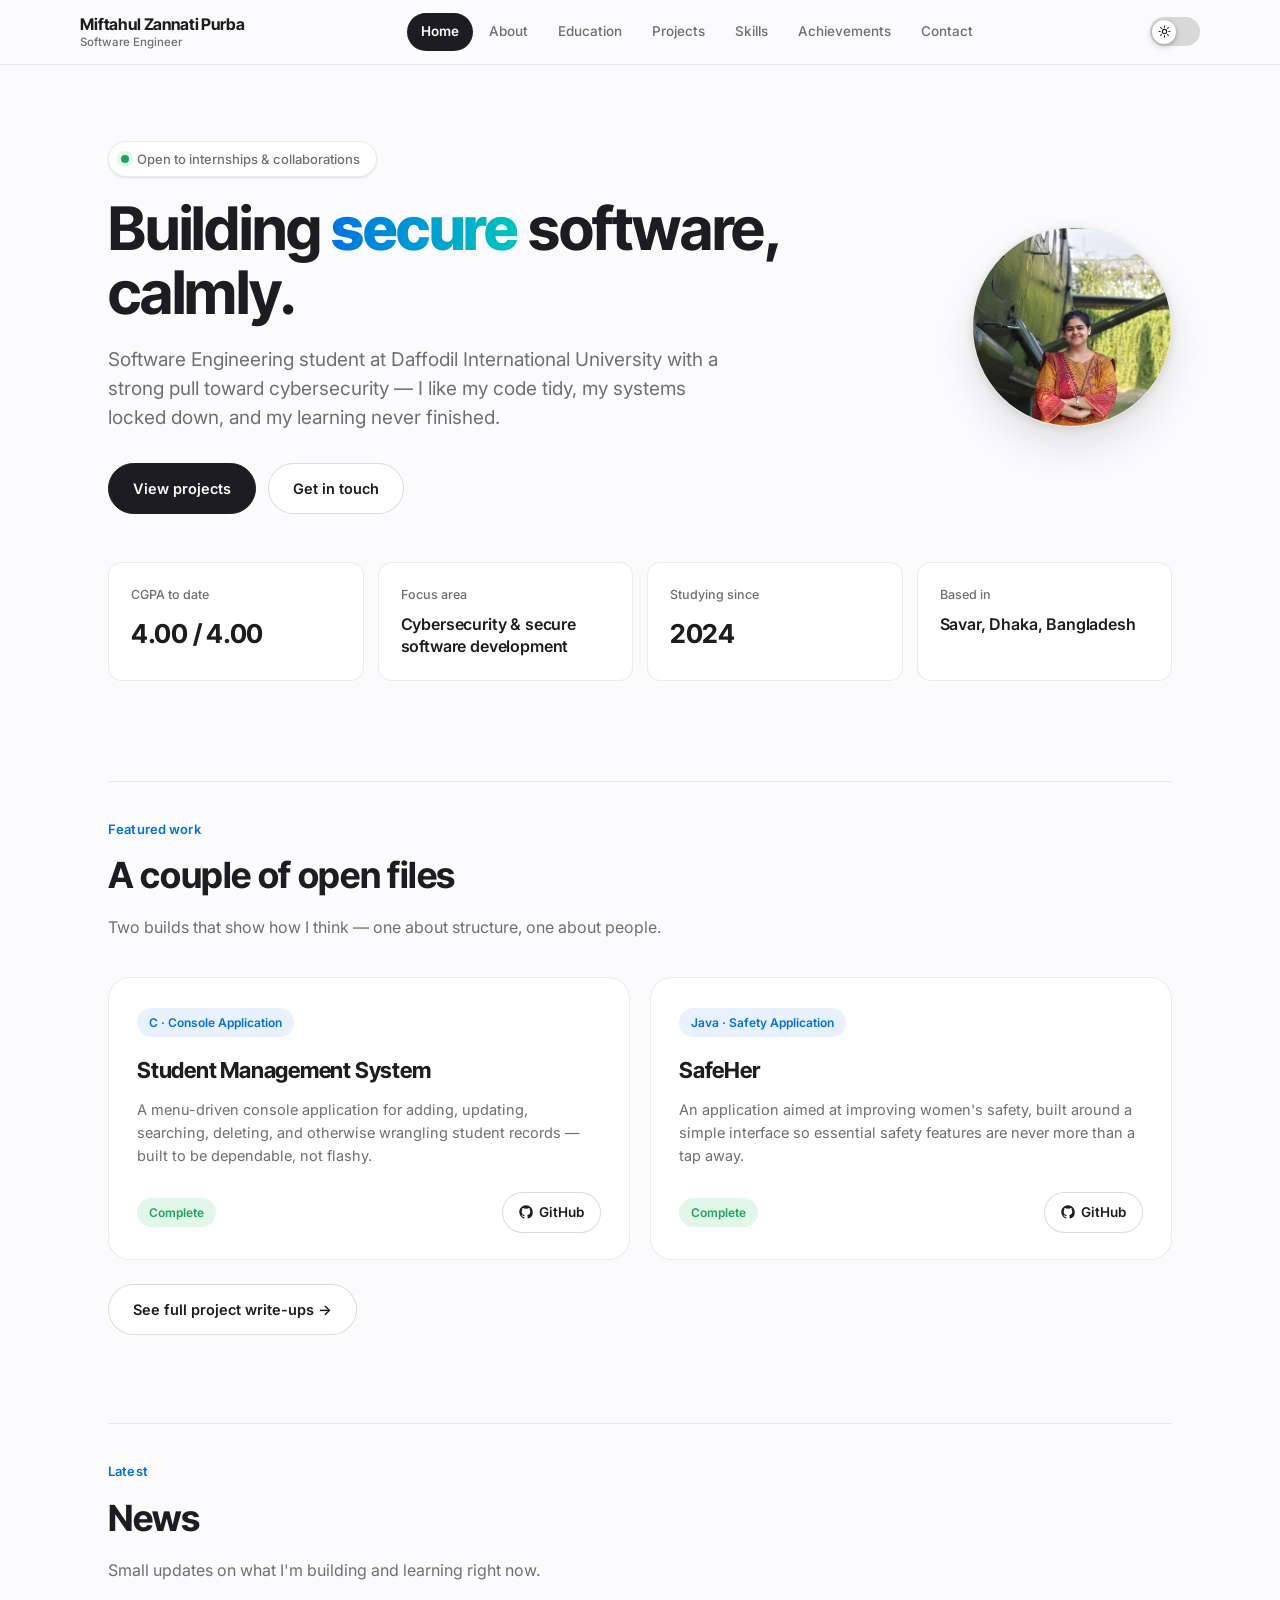
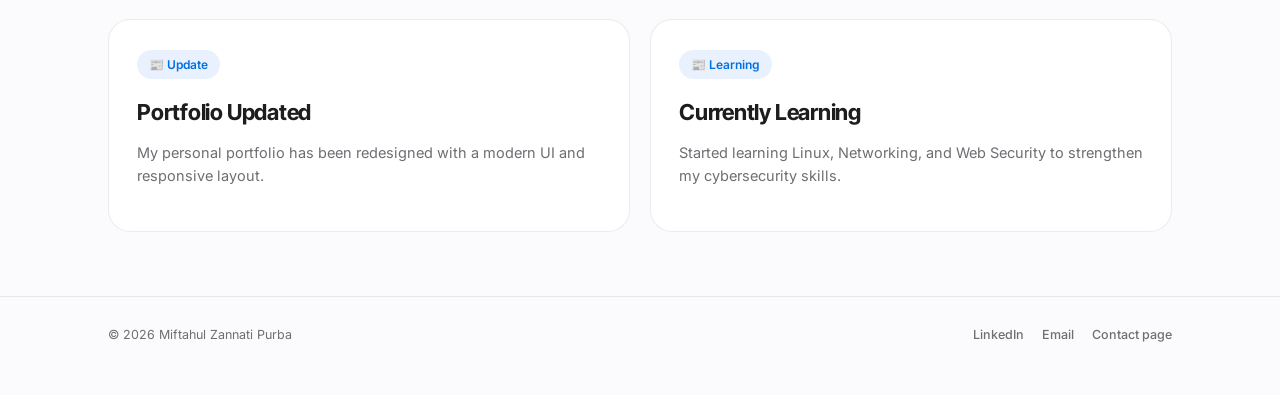
<file: index.html>
<!doctype html>
<html lang="en">
<head>
<meta charset="UTF-8" />
<meta name="viewport" content="width=device-width, initial-scale=1.0" />
<title>Miftahul Zannati Purba — Software Engineer</title>
<meta name="description" content="Software Engineering student building secure software with care and precision." />
<link rel="icon" href="assets/images/favicon.svg" type="image/svg+xml" />
<link rel="stylesheet" href="assets/css/style.css" />
</head>
<body>

<header class="topbar">
  <div class="wrap topbar-inner">
    <div class="brand">
      <strong>Miftahul Zannati Purba</strong>
      <span>Software Engineer</span>
    </div>
    <nav aria-label="Primary">
      <ul class="tabs">
        <li><a href="index.html">Home</a></li>
        <li><a href="about.html">About</a></li>
        <li><a href="education.html">Education</a></li>
        <li><a href="projects.html">Projects</a></li>
        <li><a href="skills.html">Skills</a></li>
        <li><a href="achievements.html">Achievements</a></li>
        <li><a href="contact.html">Contact</a></li>
      </ul>
    </nav>
    <button class="toggle" data-theme-toggle role="switch" aria-checked="false">
      <span class="knob">
        <svg viewBox="0 0 24 24" fill="none" stroke-width="2" stroke-linecap="round" stroke-linejoin="round">
          <circle cx="12" cy="12" r="4"></circle>
          <path d="M12 2v2M12 20v2M4.9 4.9l1.4 1.4M17.7 17.7l1.4 1.4M2 12h2M20 12h2M4.9 19.1l1.4-1.4M17.7 6.3l1.4-1.4"></path>
        </svg>
      </span>
    </button>
  </div>
</header>

<main class="wrap">

  <section class="hero">
    <div class="hero-grid">
      <div>
        <span class="status-pill reveal"><span class="dot"></span>Open to internships &amp; collaborations</span>
        <h1 class="display reveal reveal-1" style="margin-top:20px;">Building <em>secure</em> software, calmly.</h1>
        <p class="tagline reveal reveal-2">Software Engineering student at Daffodil International University with a strong pull toward cybersecurity — I like my code tidy, my systems locked down, and my learning never finished.</p>
        <div class="hero-actions reveal reveal-3">
          <a class="btn btn-primary" href="projects.html">View projects</a>
          <a class="btn btn-ghost" href="contact.html">Get in touch</a>
        </div>
      </div>
      <div class="reveal reveal-2" style="display:flex; flex-direction:column; align-items:center;">
        <div class="photo-frame">
          <div class="ring"></div>
          <div class="inner">
            <img src="assets/images/profile.jpeg" alt="Illustrated portrait placeholder of Miftahul Zannati Purba" />
          </div>
        </div>
      </div>
    </div>

    <div class="card-row">
      <div class="index-card reveal reveal-1">
        <span class="label">CGPA to date</span>
        <p class="value">4.00 / 4.00</p>
      </div>
      <div class="index-card reveal reveal-2">
        <span class="label">Focus area</span>
        <p class="value small">Cybersecurity &amp; secure software development</p>
      </div>
      <div class="index-card reveal reveal-3">
        <span class="label">Studying since</span>
        <p class="value">2024</p>
      </div>
      <div class="index-card reveal reveal-4">
        <span class="label">Based in</span>
        <p class="value small">Savar, Dhaka, Bangladesh</p>
      </div>
    </div>
  </section>

  <hr class="rule" />

  <section>
    <div class="section-head reveal">
      <span class="tab-label">Featured work</span>
      <h2>A couple of open files</h2>
      <p>Two builds that show how I think — one about structure, one about people.</p>
    </div>
    <div class="file-grid">
      <article class="file-card reveal reveal-1">
        <span class="tag">C · Console Application</span>
        <h3>Student Management System</h3>
        <p>A menu-driven console application for adding, updating, searching, deleting, and otherwise wrangling student records — built to be dependable, not flashy.</p>
        <div class="card-footer">
          <span class="status">Complete</span>
          <a class="repo-link" href="https://github.com/Purbasha722/StudentManagementSystem" target="_blank" rel="noopener">
            <svg viewBox="0 0 24 24" fill="currentColor"><path d="M12 .5C5.65.5.5 5.65.5 12c0 5.09 3.29 9.4 7.86 10.93.58.1.79-.25.79-.56 0-.27-.01-1.16-.02-2.11-3.2.7-3.88-1.35-3.88-1.35-.52-1.34-1.28-1.7-1.28-1.7-1.05-.71.08-.7.08-.7 1.16.08 1.77 1.19 1.77 1.19 1.03 1.77 2.7 1.26 3.36.96.1-.75.4-1.26.73-1.55-2.55-.29-5.24-1.28-5.24-5.68 0-1.25.45-2.28 1.18-3.08-.12-.29-.51-1.45.11-3.03 0 0 .96-.31 3.15 1.18a10.9 10.9 0 0 1 5.73 0c2.19-1.49 3.15-1.18 3.15-1.18.62 1.58.23 2.74.11 3.03.74.8 1.18 1.83 1.18 3.08 0 4.41-2.69 5.38-5.25 5.67.41.36.78 1.07.78 2.16 0 1.56-.01 2.82-.01 3.2 0 .31.21.67.8.56A10.52 10.52 0 0 0 23.5 12C23.5 5.65 18.35.5 12 .5Z"/></svg>
            GitHub
          </a>
        </div>
      </article>
      <article class="file-card reveal reveal-2">
        <span class="tag">Java · Safety Application</span>
        <h3>SafeHer</h3>
        <p>An application aimed at improving women's safety, built around a simple interface so essential safety features are never more than a tap away.</p>
        <div class="card-footer">
          <span class="status">Complete</span>
          <a class="repo-link" href="https://github.com/Purbasha722/SafeHer" target="_blank" rel="noopener">
            <svg viewBox="0 0 24 24" fill="currentColor"><path d="M12 .5C5.65.5.5 5.65.5 12c0 5.09 3.29 9.4 7.86 10.93.58.1.79-.25.79-.56 0-.27-.01-1.16-.02-2.11-3.2.7-3.88-1.35-3.88-1.35-.52-1.34-1.28-1.7-1.28-1.7-1.05-.71.08-.7.08-.7 1.16.08 1.77 1.19 1.77 1.19 1.03 1.77 2.7 1.26 3.36.96.1-.75.4-1.26.73-1.55-2.55-.29-5.24-1.28-5.24-5.68 0-1.25.45-2.28 1.18-3.08-.12-.29-.51-1.45.11-3.03 0 0 .96-.31 3.15 1.18a10.9 10.9 0 0 1 5.73 0c2.19-1.49 3.15-1.18 3.15-1.18.62 1.58.23 2.74.11 3.03.74.8 1.18 1.83 1.18 3.08 0 4.41-2.69 5.38-5.25 5.67.41.36.78 1.07.78 2.16 0 1.56-.01 2.82-.01 3.2 0 .31.21.67.8.56A10.52 10.52 0 0 0 23.5 12C23.5 5.65 18.35.5 12 .5Z"/></svg>
            GitHub
          </a>
        </div>
      </article>
    </div>
    <p style="margin-top:24px;"><a class="btn btn-ghost" href="projects.html">See full project write-ups →</a></p>
  </section>

  <hr class="rule" />

  <section>
    <div class="section-head reveal">
      <span class="tab-label">Latest</span>
      <h2>News</h2>
      <p>Small updates on what I'm building and learning right now.</p>
    </div>
    <div class="file-grid">
      <article class="file-card reveal reveal-1">
        <span class="tag">📰 Update</span>
        <h3>Portfolio Updated</h3>
        <p>My personal portfolio has been redesigned with a modern UI and responsive layout.</p>
      </article>
      <article class="file-card reveal reveal-2">
        <span class="tag">📰 Learning</span>
        <h3>Currently Learning</h3>
        <p>Started learning Linux, Networking, and Web Security to strengthen my cybersecurity skills.</p>
      </article>
    </div>
  </section>

</main>

<footer>
  <div class="wrap" style="display:flex; justify-content:space-between; width:100%; flex-wrap:wrap; gap:12px;">
    <span>© 2026 Miftahul Zannati Purba</span>
    <span class="links">
      <a href="https://www.linkedin.com/in/miftahul-purba-482bb6333" target="_blank" rel="noopener">LinkedIn</a>
      <a href="mailto:zannatimiftahul@gmail.com">Email</a>
      <a href="contact.html">Contact page</a>
    </span>
  </div>
</footer>

<script src="assets/js/main.js"></script>
</body>
</html>
</file>
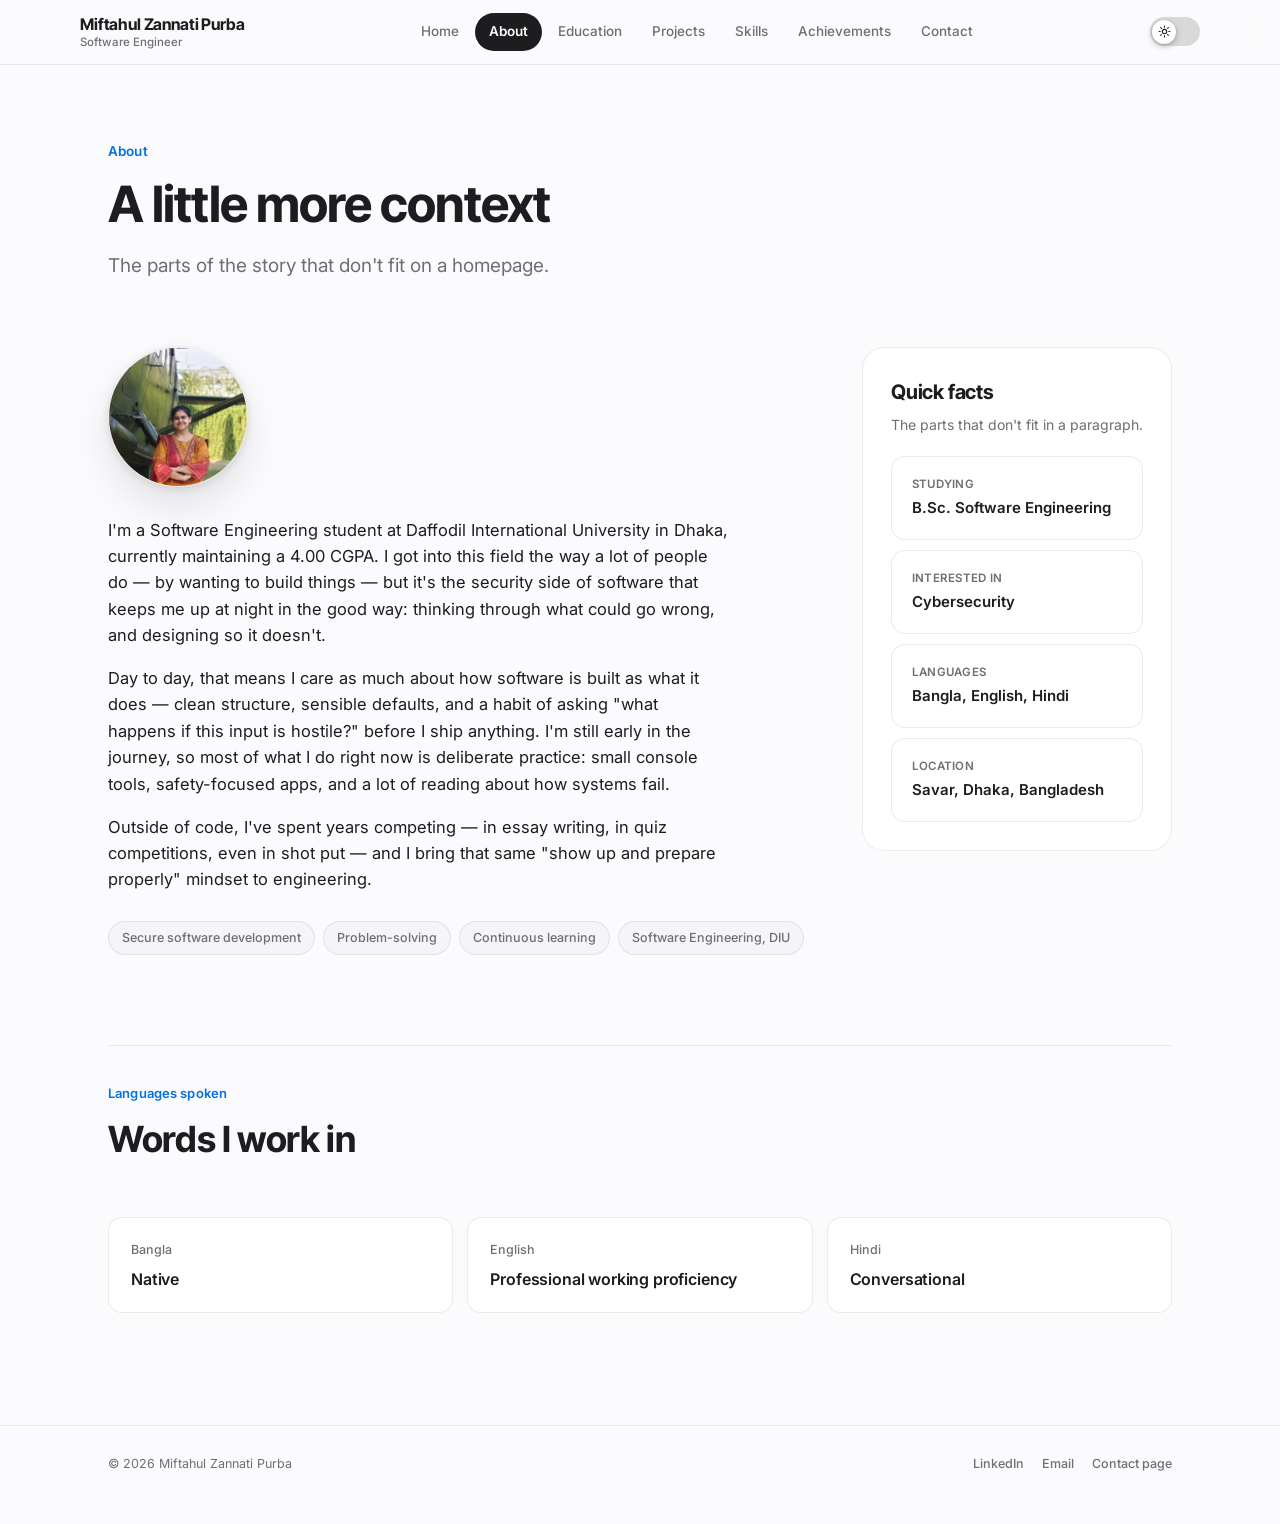
<file: about.html>
<!doctype html>
<html lang="en">
<head>
<meta charset="UTF-8" />
<meta name="viewport" content="width=device-width, initial-scale=1.0" />
<title>About — Miftahul Zannati Purba</title>
<link rel="icon" href="assets/images/favicon.svg" type="image/svg+xml" />
<link rel="stylesheet" href="assets/css/style.css" />
</head>
<body>

<header class="topbar">
  <div class="wrap topbar-inner">
    <div class="brand">
      <strong>Miftahul Zannati Purba</strong>
      <span>Software Engineer</span>
    </div>
    <nav aria-label="Primary">
      <ul class="tabs">
        <li><a href="index.html">Home</a></li>
        <li><a href="about.html">About</a></li>
        <li><a href="education.html">Education</a></li>
        <li><a href="projects.html">Projects</a></li>
        <li><a href="skills.html">Skills</a></li>
        <li><a href="achievements.html">Achievements</a></li>
        <li><a href="contact.html">Contact</a></li>
      </ul>
    </nav>
    <button class="toggle" data-theme-toggle role="switch" aria-checked="false">
      <span class="knob">
        <svg viewBox="0 0 24 24" fill="none" stroke-width="2" stroke-linecap="round" stroke-linejoin="round">
          <circle cx="12" cy="12" r="4"></circle>
          <path d="M12 2v2M12 20v2M4.9 4.9l1.4 1.4M17.7 17.7l1.4 1.4M2 12h2M20 12h2M4.9 19.1l1.4-1.4M17.7 6.3l1.4-1.4"></path>
        </svg>
      </span>
    </button>
  </div>
</header>

<main class="wrap">

  <section class="hero" style="padding-bottom:10px;">
    <span class="eyebrow reveal">About</span>
    <h1 class="display reveal reveal-1" style="font-size:clamp(32px,5vw,50px);">A little more context</h1>
    <p class="tagline reveal reveal-2">The parts of the story that don't fit on a homepage.</p>
  </section>

  <section>
    <div class="hero-grid" style="align-items:flex-start;">
      <div class="reveal reveal-1">
        <div class="photo-frame" style="margin:0 0 30px; width:140px; height:140px;">
          <div class="ring"></div>
          <div class="inner">
            <img src="assets/images/profile.jpeg" alt="Illustrated portrait placeholder of Miftahul Zannati Purba" />
          </div>
        </div>
        <p style="font-size:16.5px; max-width:62ch;">I'm a Software Engineering student at Daffodil International University in Dhaka, currently maintaining a 4.00 CGPA. I got into this field the way a lot of people do — by wanting to build things — but it's the security side of software that keeps me up at night in the good way: thinking through what could go wrong, and designing so it doesn't.</p>
        <p style="font-size:16.5px; max-width:62ch;">Day to day, that means I care as much about how software is built as what it does — clean structure, sensible defaults, and a habit of asking "what happens if this input is hostile?" before I ship anything. I'm still early in the journey, so most of what I do right now is deliberate practice: small console tools, safety-focused apps, and a lot of reading about how systems fail.</p>
        <p style="font-size:16.5px; max-width:62ch;">Outside of code, I've spent years competing — in essay writing, in quiz competitions, even in shot put — and I bring that same "show up and prepare properly" mindset to engineering.</p>

        <div class="chips" style="margin-top:28px;">
          <span class="chip">Secure software development</span>
          <span class="chip">Problem-solving</span>
          <span class="chip">Continuous learning</span>
          <span class="chip">Software Engineering, DIU</span>
        </div>
      </div>

      <div class="envelope reveal reveal-2" style="min-width:270px;">
        <h3>Quick facts</h3>
        <p>The parts that don't fit in a paragraph.</p>
        <ul class="contact-list" style="gap:10px;">
          <li>
            <div>
              <span class="k">Studying</span>
              <span class="v">B.Sc. Software Engineering</span>
            </div>
          </li>
          <li>
            <div>
              <span class="k">Interested in</span>
              <span class="v">Cybersecurity</span>
            </div>
          </li>
          <li>
            <div>
              <span class="k">Languages</span>
              <span class="v">Bangla, English, Hindi</span>
            </div>
          </li>
          <li>
            <div>
              <span class="k">Location</span>
              <span class="v">Savar, Dhaka, Bangladesh</span>
            </div>
          </li>
        </ul>
      </div>
    </div>
  </section>

  <hr class="rule" />

  <section>
    <div class="section-head reveal">
      <span class="tab-label">Languages spoken</span>
      <h2>Words I work in</h2>
    </div>
    <div class="card-row">
      <div class="index-card reveal reveal-1">
        <span class="label">Bangla</span>
        <p class="value small">Native</p>
      </div>
      <div class="index-card reveal reveal-2">
        <span class="label">English</span>
        <p class="value small">Professional working proficiency</p>
      </div>
      <div class="index-card reveal reveal-3">
        <span class="label">Hindi</span>
        <p class="value small">Conversational</p>
      </div>
    </div>
  </section>

</main>

<footer>
  <div class="wrap" style="display:flex; justify-content:space-between; width:100%; flex-wrap:wrap; gap:12px;">
    <span>© 2026 Miftahul Zannati Purba</span>
    <span class="links">
      <a href="https://www.linkedin.com/in/miftahul-purba-482bb6333" target="_blank" rel="noopener">LinkedIn</a>
      <a href="mailto:zannatimiftahul@gmail.com">Email</a>
      <a href="contact.html">Contact page</a>
    </span>
  </div>
</footer>

<script src="assets/js/main.js"></script>
</body>
</html>
</file>
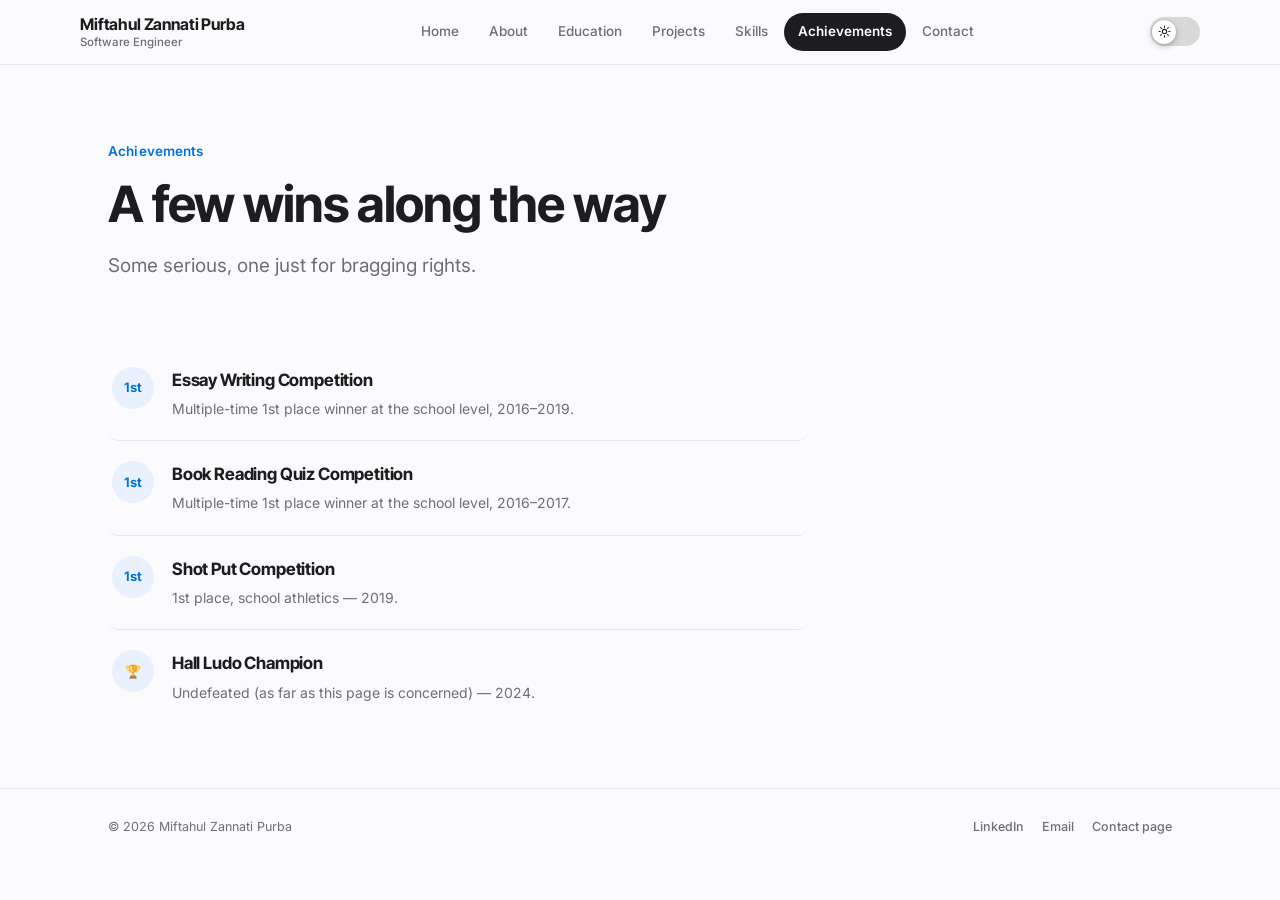
<file: achievements.html>
<!doctype html>
<html lang="en">
<head>
<meta charset="UTF-8" />
<meta name="viewport" content="width=device-width, initial-scale=1.0" />
<title>Achievements — Miftahul Zannati Purba</title>
<link rel="icon" href="assets/images/favicon.svg" type="image/svg+xml" />
<link rel="stylesheet" href="assets/css/style.css" />
</head>
<body>

<header class="topbar">
  <div class="wrap topbar-inner">
    <div class="brand">
      <strong>Miftahul Zannati Purba</strong>
      <span>Software Engineer</span>
    </div>
    <nav aria-label="Primary">
      <ul class="tabs">
        <li><a href="index.html">Home</a></li>
        <li><a href="about.html">About</a></li>
        <li><a href="education.html">Education</a></li>
        <li><a href="projects.html">Projects</a></li>
        <li><a href="skills.html">Skills</a></li>
        <li><a href="achievements.html">Achievements</a></li>
        <li><a href="contact.html">Contact</a></li>
      </ul>
    </nav>
    <button class="toggle" data-theme-toggle role="switch" aria-checked="false">
      <span class="knob">
        <svg viewBox="0 0 24 24" fill="none" stroke-width="2" stroke-linecap="round" stroke-linejoin="round">
          <circle cx="12" cy="12" r="4"></circle>
          <path d="M12 2v2M12 20v2M4.9 4.9l1.4 1.4M17.7 17.7l1.4 1.4M2 12h2M20 12h2M4.9 19.1l1.4-1.4M17.7 6.3l1.4-1.4"></path>
        </svg>
      </span>
    </button>
  </div>
</header>

<main class="wrap">

  <section class="hero" style="padding-bottom:10px;">
    <span class="eyebrow reveal">Achievements</span>
    <h1 class="display reveal reveal-1" style="font-size:clamp(32px,5vw,50px);">A few wins along the way</h1>
    <p class="tagline reveal reveal-2">Some serious, one just for bragging rights.</p>
  </section>

  <section>
    <div style="max-width:700px;">

      <div class="ach-item reveal reveal-1">
        <div class="medal">1st</div>
        <div>
          <h3>Essay Writing Competition</h3>
          <p>Multiple-time 1st place winner at the school level, 2016–2019.</p>
        </div>
      </div>

      <div class="ach-item reveal reveal-2">
        <div class="medal">1st</div>
        <div>
          <h3>Book Reading Quiz Competition</h3>
          <p>Multiple-time 1st place winner at the school level, 2016–2017.</p>
        </div>
      </div>

      <div class="ach-item reveal reveal-3">
        <div class="medal">1st</div>
        <div>
          <h3>Shot Put Competition</h3>
          <p>1st place, school athletics — 2019.</p>
        </div>
      </div>

      <div class="ach-item reveal reveal-4">
        <div class="medal">🏆</div>
        <div>
          <h3>Hall Ludo Champion</h3>
          <p>Undefeated (as far as this page is concerned) — 2024.</p>
        </div>
      </div>

    </div>
  </section>

</main>

<footer>
  <div class="wrap" style="display:flex; justify-content:space-between; width:100%; flex-wrap:wrap; gap:12px;">
    <span>© 2026 Miftahul Zannati Purba</span>
    <span class="links">
      <a href="https://www.linkedin.com/in/miftahul-purba-482bb6333" target="_blank" rel="noopener">LinkedIn</a>
      <a href="mailto:zannatimiftahul@gmail.com">Email</a>
      <a href="contact.html">Contact page</a>
    </span>
  </div>
</footer>

<script src="assets/js/main.js"></script>
</body>
</html>
</file>
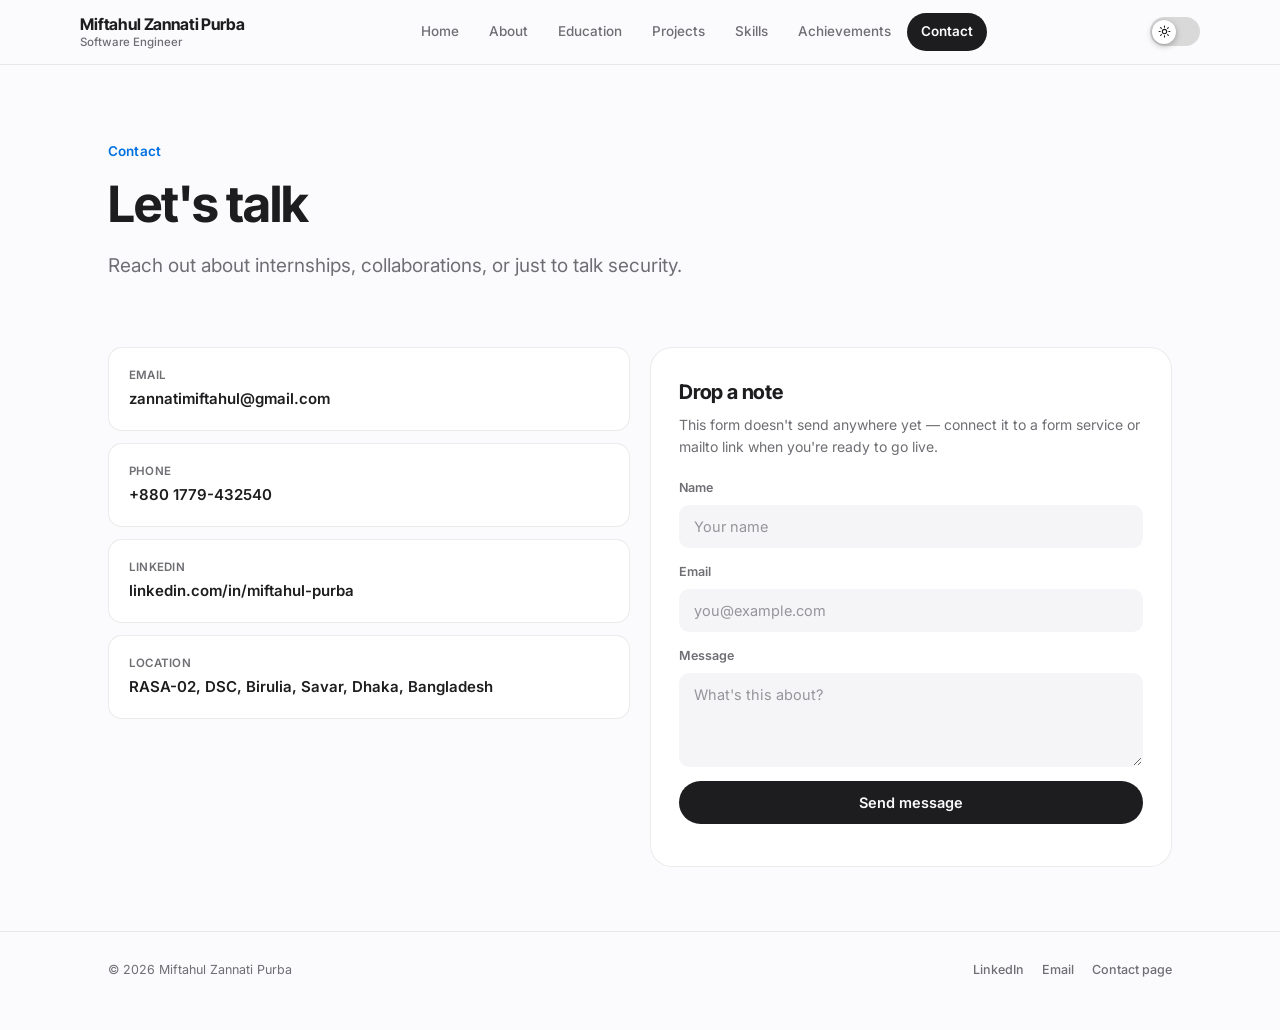
<file: contact.html>
<!doctype html>
<html lang="en">
<head>
<meta charset="UTF-8" />
<meta name="viewport" content="width=device-width, initial-scale=1.0" />
<title>Contact — Miftahul Zannati Purba</title>
<link rel="icon" href="assets/images/favicon.svg" type="image/svg+xml" />
<link rel="stylesheet" href="assets/css/style.css" />
</head>
<body>

<header class="topbar">
  <div class="wrap topbar-inner">
    <div class="brand">
      <strong>Miftahul Zannati Purba</strong>
      <span>Software Engineer</span>
    </div>
    <nav aria-label="Primary">
      <ul class="tabs">
        <li><a href="index.html">Home</a></li>
        <li><a href="about.html">About</a></li>
        <li><a href="education.html">Education</a></li>
        <li><a href="projects.html">Projects</a></li>
        <li><a href="skills.html">Skills</a></li>
        <li><a href="achievements.html">Achievements</a></li>
        <li><a href="contact.html">Contact</a></li>
      </ul>
    </nav>
    <button class="toggle" data-theme-toggle role="switch" aria-checked="false">
      <span class="knob">
        <svg viewBox="0 0 24 24" fill="none" stroke-width="2" stroke-linecap="round" stroke-linejoin="round">
          <circle cx="12" cy="12" r="4"></circle>
          <path d="M12 2v2M12 20v2M4.9 4.9l1.4 1.4M17.7 17.7l1.4 1.4M2 12h2M20 12h2M4.9 19.1l1.4-1.4M17.7 6.3l1.4-1.4"></path>
        </svg>
      </span>
    </button>
  </div>
</header>

<main class="wrap">

  <section class="hero" style="padding-bottom:10px;">
    <span class="eyebrow reveal">Contact</span>
    <h1 class="display reveal reveal-1" style="font-size:clamp(32px,5vw,50px);">Let's talk</h1>
    <p class="tagline reveal reveal-2">Reach out about internships, collaborations, or just to talk security.</p>
  </section>

  <section>
    <div class="contact-grid">
      <ul class="contact-list reveal reveal-1">
        <li>
          <div>
            <span class="k">Email</span>
            <a class="v" href="mailto:zannatimiftahul@gmail.com">zannatimiftahul@gmail.com</a>
          </div>
        </li>
        <li>
          <div>
            <span class="k">Phone</span>
            <a class="v" href="tel:+8801779432540">+880 1779-432540</a>
          </div>
        </li>
        <li>
          <div>
            <span class="k">LinkedIn</span>
            <a class="v" href="https://www.linkedin.com/in/miftahul-purba-482bb6333" target="_blank" rel="noopener">linkedin.com/in/miftahul-purba</a>
          </div>
        </li>
        <li>
          <div>
            <span class="k">Location</span>
            <span class="v">RASA-02, DSC, Birulia, Savar, Dhaka, Bangladesh</span>
          </div>
        </li>
      </ul>

      <div class="envelope reveal reveal-2">
        <h3>Drop a note</h3>
        <p>This form doesn't send anywhere yet — connect it to a form service or mailto link when you're ready to go live.</p>
        <form data-contact-form>
          <div class="form-row">
            <label for="name">Name</label>
            <input id="name" type="text" placeholder="Your name" required />
          </div>
          <div class="form-row">
            <label for="email">Email</label>
            <input id="email" type="email" placeholder="you@example.com" required />
          </div>
          <div class="form-row">
            <label for="message">Message</label>
            <textarea id="message" rows="4" placeholder="What's this about?" required></textarea>
          </div>
          <button class="btn btn-primary" type="submit" style="width:100%; justify-content:center; border:none; cursor:pointer;">Send message</button>
          <p data-form-note style="margin:14px 0 0; font-size:12.5px; color:var(--ink-soft);"></p>
        </form>
      </div>
    </div>
  </section>

</main>

<footer>
  <div class="wrap" style="display:flex; justify-content:space-between; width:100%; flex-wrap:wrap; gap:12px;">
    <span>© 2026 Miftahul Zannati Purba</span>
    <span class="links">
      <a href="https://www.linkedin.com/in/miftahul-purba-482bb6333" target="_blank" rel="noopener">LinkedIn</a>
      <a href="mailto:zannatimiftahul@gmail.com">Email</a>
      <a href="contact.html">Contact page</a>
    </span>
  </div>
</footer>

<script src="assets/js/main.js"></script>
</body>
</html>
</file>
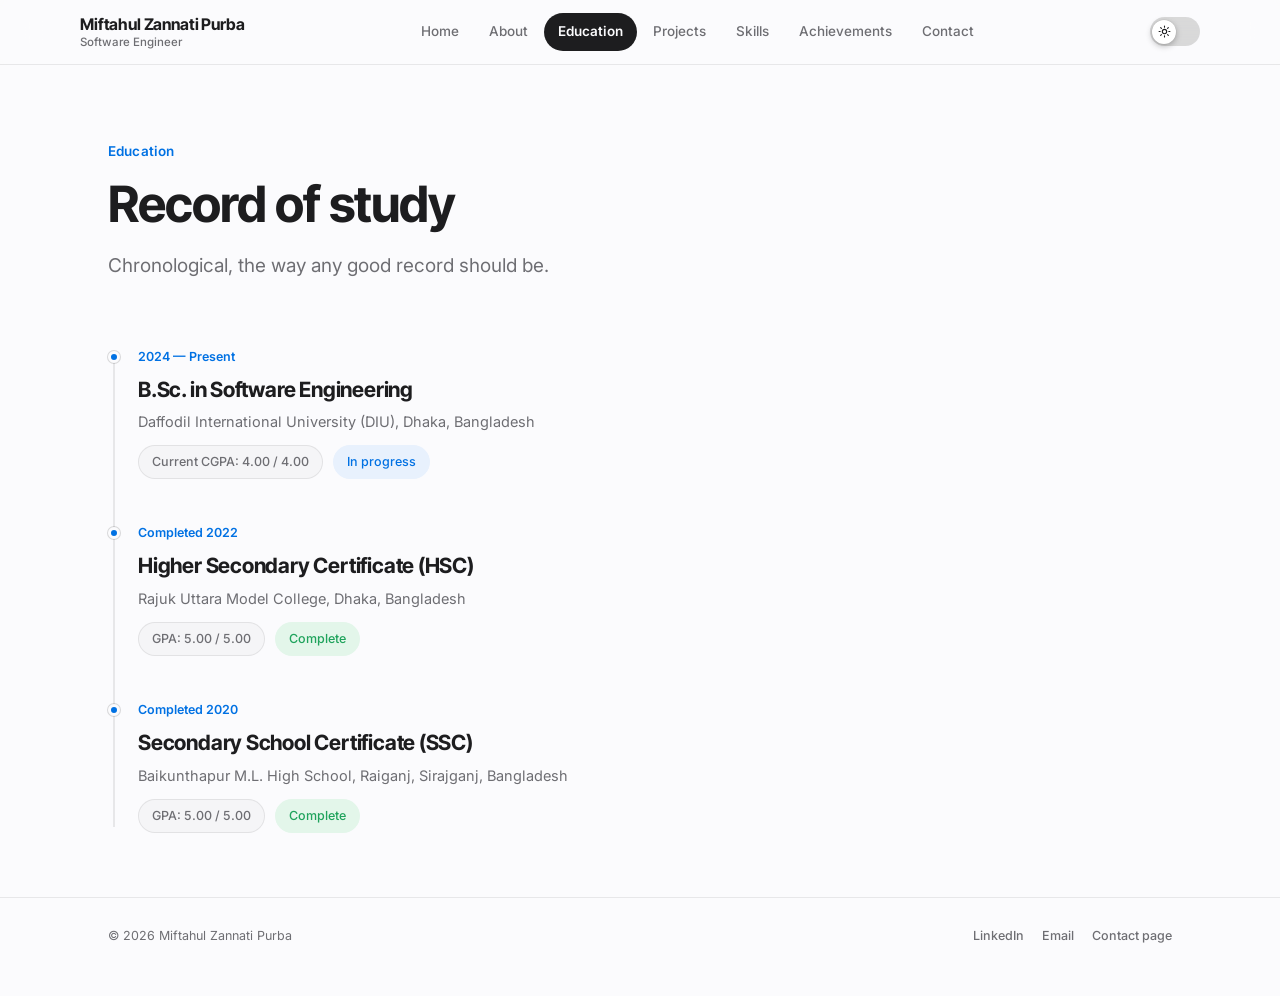
<file: education.html>
<!doctype html>
<html lang="en">
<head>
<meta charset="UTF-8" />
<meta name="viewport" content="width=device-width, initial-scale=1.0" />
<title>Education — Miftahul Zannati Purba</title>
<link rel="icon" href="assets/images/favicon.svg" type="image/svg+xml" />
<link rel="stylesheet" href="assets/css/style.css" />
</head>
<body>

<header class="topbar">
  <div class="wrap topbar-inner">
    <div class="brand">
      <strong>Miftahul Zannati Purba</strong>
      <span>Software Engineer</span>
    </div>
    <nav aria-label="Primary">
      <ul class="tabs">
        <li><a href="index.html">Home</a></li>
        <li><a href="about.html">About</a></li>
        <li><a href="education.html">Education</a></li>
        <li><a href="projects.html">Projects</a></li>
        <li><a href="skills.html">Skills</a></li>
        <li><a href="achievements.html">Achievements</a></li>
        <li><a href="contact.html">Contact</a></li>
      </ul>
    </nav>
    <button class="toggle" data-theme-toggle role="switch" aria-checked="false">
      <span class="knob">
        <svg viewBox="0 0 24 24" fill="none" stroke-width="2" stroke-linecap="round" stroke-linejoin="round">
          <circle cx="12" cy="12" r="4"></circle>
          <path d="M12 2v2M12 20v2M4.9 4.9l1.4 1.4M17.7 17.7l1.4 1.4M2 12h2M20 12h2M4.9 19.1l1.4-1.4M17.7 6.3l1.4-1.4"></path>
        </svg>
      </span>
    </button>
  </div>
</header>

<main class="wrap">

  <section class="hero" style="padding-bottom:10px;">
    <span class="eyebrow reveal">Education</span>
    <h1 class="display reveal reveal-1" style="font-size:clamp(32px,5vw,50px);">Record of study</h1>
    <p class="tagline reveal reveal-2">Chronological, the way any good record should be.</p>
  </section>

  <section>
    <div class="timeline">

      <div class="tl-item reveal reveal-1">
        <span class="tl-year">2024 — Present</span>
        <h3>B.Sc. in Software Engineering</h3>
        <p class="place">Daffodil International University (DIU), Dhaka, Bangladesh</p>
        <div class="meta">
          <span class="chip">Current CGPA: 4.00 / 4.00</span>
          <span class="chip" style="color:var(--accent); border-color:transparent; background:var(--accent-soft);">In progress</span>
        </div>
      </div>

      <div class="tl-item reveal reveal-2">
        <span class="tl-year">Completed 2022</span>
        <h3>Higher Secondary Certificate (HSC)</h3>
        <p class="place">Rajuk Uttara Model College, Dhaka, Bangladesh</p>
        <div class="meta">
          <span class="chip">GPA: 5.00 / 5.00</span>
          <span class="chip" style="color:var(--good); border-color:transparent; background:var(--good-soft);">Complete</span>
        </div>
      </div>

      <div class="tl-item reveal reveal-3">
        <span class="tl-year">Completed 2020</span>
        <h3>Secondary School Certificate (SSC)</h3>
        <p class="place">Baikunthapur M.L. High School, Raiganj, Sirajganj, Bangladesh</p>
        <div class="meta">
          <span class="chip">GPA: 5.00 / 5.00</span>
          <span class="chip" style="color:var(--good); border-color:transparent; background:var(--good-soft);">Complete</span>
        </div>
      </div>

    </div>
  </section>

</main>

<footer>
  <div class="wrap" style="display:flex; justify-content:space-between; width:100%; flex-wrap:wrap; gap:12px;">
    <span>© 2026 Miftahul Zannati Purba</span>
    <span class="links">
      <a href="https://www.linkedin.com/in/miftahul-purba-482bb6333" target="_blank" rel="noopener">LinkedIn</a>
      <a href="mailto:zannatimiftahul@gmail.com">Email</a>
      <a href="contact.html">Contact page</a>
    </span>
  </div>
</footer>

<script src="assets/js/main.js"></script>
</body>
</html>
</file>
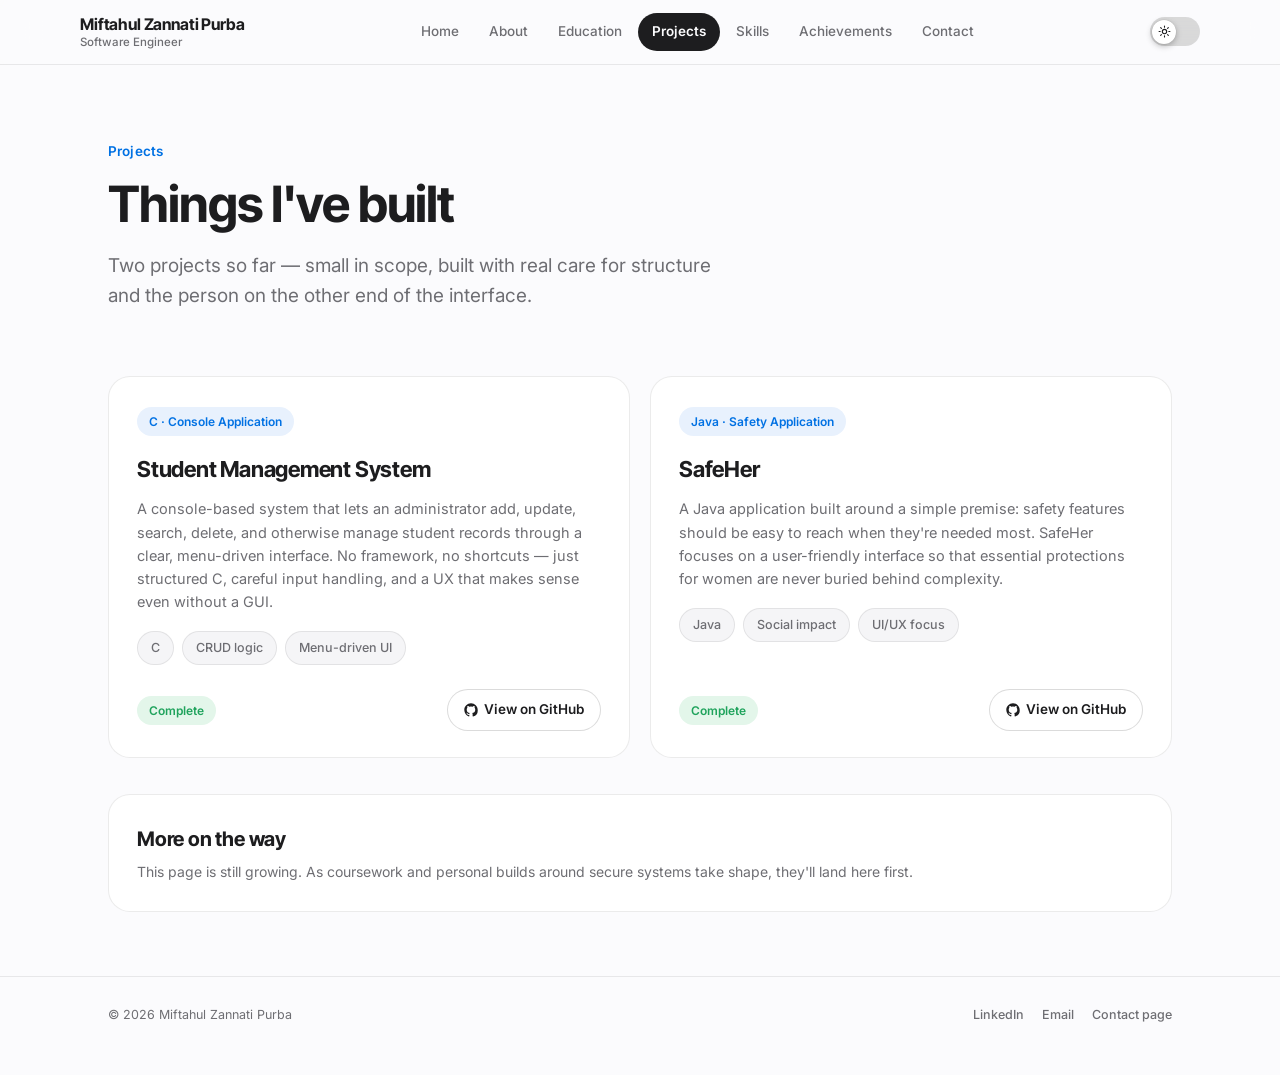
<file: projects.html>
<!doctype html>
<html lang="en">
<head>
<meta charset="UTF-8" />
<meta name="viewport" content="width=device-width, initial-scale=1.0" />
<title>Projects — Miftahul Zannati Purba</title>
<link rel="icon" href="assets/images/favicon.svg" type="image/svg+xml" />
<link rel="stylesheet" href="assets/css/style.css" />
</head>
<body>

<header class="topbar">
  <div class="wrap topbar-inner">
    <div class="brand">
      <strong>Miftahul Zannati Purba</strong>
      <span>Software Engineer</span>
    </div>
    <nav aria-label="Primary">
      <ul class="tabs">
        <li><a href="index.html">Home</a></li>
        <li><a href="about.html">About</a></li>
        <li><a href="education.html">Education</a></li>
        <li><a href="projects.html">Projects</a></li>
        <li><a href="skills.html">Skills</a></li>
        <li><a href="achievements.html">Achievements</a></li>
        <li><a href="contact.html">Contact</a></li>
      </ul>
    </nav>
    <button class="toggle" data-theme-toggle role="switch" aria-checked="false">
      <span class="knob">
        <svg viewBox="0 0 24 24" fill="none" stroke-width="2" stroke-linecap="round" stroke-linejoin="round">
          <circle cx="12" cy="12" r="4"></circle>
          <path d="M12 2v2M12 20v2M4.9 4.9l1.4 1.4M17.7 17.7l1.4 1.4M2 12h2M20 12h2M4.9 19.1l1.4-1.4M17.7 6.3l1.4-1.4"></path>
        </svg>
      </span>
    </button>
  </div>
</header>

<main class="wrap">

  <section class="hero" style="padding-bottom:10px;">
    <span class="eyebrow reveal">Projects</span>
    <h1 class="display reveal reveal-1" style="font-size:clamp(32px,5vw,50px);">Things I've built</h1>
    <p class="tagline reveal reveal-2">Two projects so far — small in scope, built with real care for structure and the person on the other end of the interface.</p>
  </section>

  <section>
    <div class="file-grid">

      <article class="file-card reveal reveal-1">
        <span class="tag">C · Console Application</span>
        <h3>Student Management System</h3>
        <p>A console-based system that lets an administrator add, update, search, delete, and otherwise manage student records through a clear, menu-driven interface. No framework, no shortcuts — just structured C, careful input handling, and a UX that makes sense even without a GUI.</p>
        <div class="chips">
          <span class="chip">C</span>
          <span class="chip">CRUD logic</span>
          <span class="chip">Menu-driven UI</span>
        </div>
        <div class="card-footer">
          <span class="status">Complete</span>
          <a class="repo-link" href="https://github.com/Purbasha722/StudentManagementSystem" target="_blank" rel="noopener">
            <svg viewBox="0 0 24 24" fill="currentColor"><path d="M12 .5C5.65.5.5 5.65.5 12c0 5.09 3.29 9.4 7.86 10.93.58.1.79-.25.79-.56 0-.27-.01-1.16-.02-2.11-3.2.7-3.88-1.35-3.88-1.35-.52-1.34-1.28-1.7-1.28-1.7-1.05-.71.08-.7.08-.7 1.16.08 1.77 1.19 1.77 1.19 1.03 1.77 2.7 1.26 3.36.96.1-.75.4-1.26.73-1.55-2.55-.29-5.24-1.28-5.24-5.68 0-1.25.45-2.28 1.18-3.08-.12-.29-.51-1.45.11-3.03 0 0 .96-.31 3.15 1.18a10.9 10.9 0 0 1 5.73 0c2.19-1.49 3.15-1.18 3.15-1.18.62 1.58.23 2.74.11 3.03.74.8 1.18 1.83 1.18 3.08 0 4.41-2.69 5.38-5.25 5.67.41.36.78 1.07.78 2.16 0 1.56-.01 2.82-.01 3.2 0 .31.21.67.8.56A10.52 10.52 0 0 0 23.5 12C23.5 5.65 18.35.5 12 .5Z"/></svg>
            View on GitHub
          </a>
        </div>
      </article>

      <article class="file-card reveal reveal-2">
        <span class="tag">Java · Safety Application</span>
        <h3>SafeHer</h3>
        <p>A Java application built around a simple premise: safety features should be easy to reach when they're needed most. SafeHer focuses on a user-friendly interface so that essential protections for women are never buried behind complexity.</p>
        <div class="chips">
          <span class="chip">Java</span>
          <span class="chip">Social impact</span>
          <span class="chip">UI/UX focus</span>
        </div>
        <div class="card-footer">
          <span class="status">Complete</span>
          <a class="repo-link" href="https://github.com/Purbasha722/SafeHer" target="_blank" rel="noopener">
            <svg viewBox="0 0 24 24" fill="currentColor"><path d="M12 .5C5.65.5.5 5.65.5 12c0 5.09 3.29 9.4 7.86 10.93.58.1.79-.25.79-.56 0-.27-.01-1.16-.02-2.11-3.2.7-3.88-1.35-3.88-1.35-.52-1.34-1.28-1.7-1.28-1.7-1.05-.71.08-.7.08-.7 1.16.08 1.77 1.19 1.77 1.19 1.03 1.77 2.7 1.26 3.36.96.1-.75.4-1.26.73-1.55-2.55-.29-5.24-1.28-5.24-5.68 0-1.25.45-2.28 1.18-3.08-.12-.29-.51-1.45.11-3.03 0 0 .96-.31 3.15 1.18a10.9 10.9 0 0 1 5.73 0c2.19-1.49 3.15-1.18 3.15-1.18.62 1.58.23 2.74.11 3.03.74.8 1.18 1.83 1.18 3.08 0 4.41-2.69 5.38-5.25 5.67.41.36.78 1.07.78 2.16 0 1.56-.01 2.82-.01 3.2 0 .31.21.67.8.56A10.52 10.52 0 0 0 23.5 12C23.5 5.65 18.35.5 12 .5Z"/></svg>
            View on GitHub
          </a>
        </div>
      </article>

    </div>

    <div class="envelope reveal reveal-3" style="margin-top:36px;">
      <h3>More on the way</h3>
      <p style="margin-bottom:0;">This page is still growing. As coursework and personal builds around secure systems take shape, they'll land here first.</p>
    </div>
  </section>

</main>

<footer>
  <div class="wrap" style="display:flex; justify-content:space-between; width:100%; flex-wrap:wrap; gap:12px;">
    <span>© 2026 Miftahul Zannati Purba</span>
    <span class="links">
      <a href="https://www.linkedin.com/in/miftahul-purba-482bb6333" target="_blank" rel="noopener">LinkedIn</a>
      <a href="mailto:zannatimiftahul@gmail.com">Email</a>
      <a href="contact.html">Contact page</a>
    </span>
  </div>
</footer>

<script src="assets/js/main.js"></script>
</body>
</html>
</file>
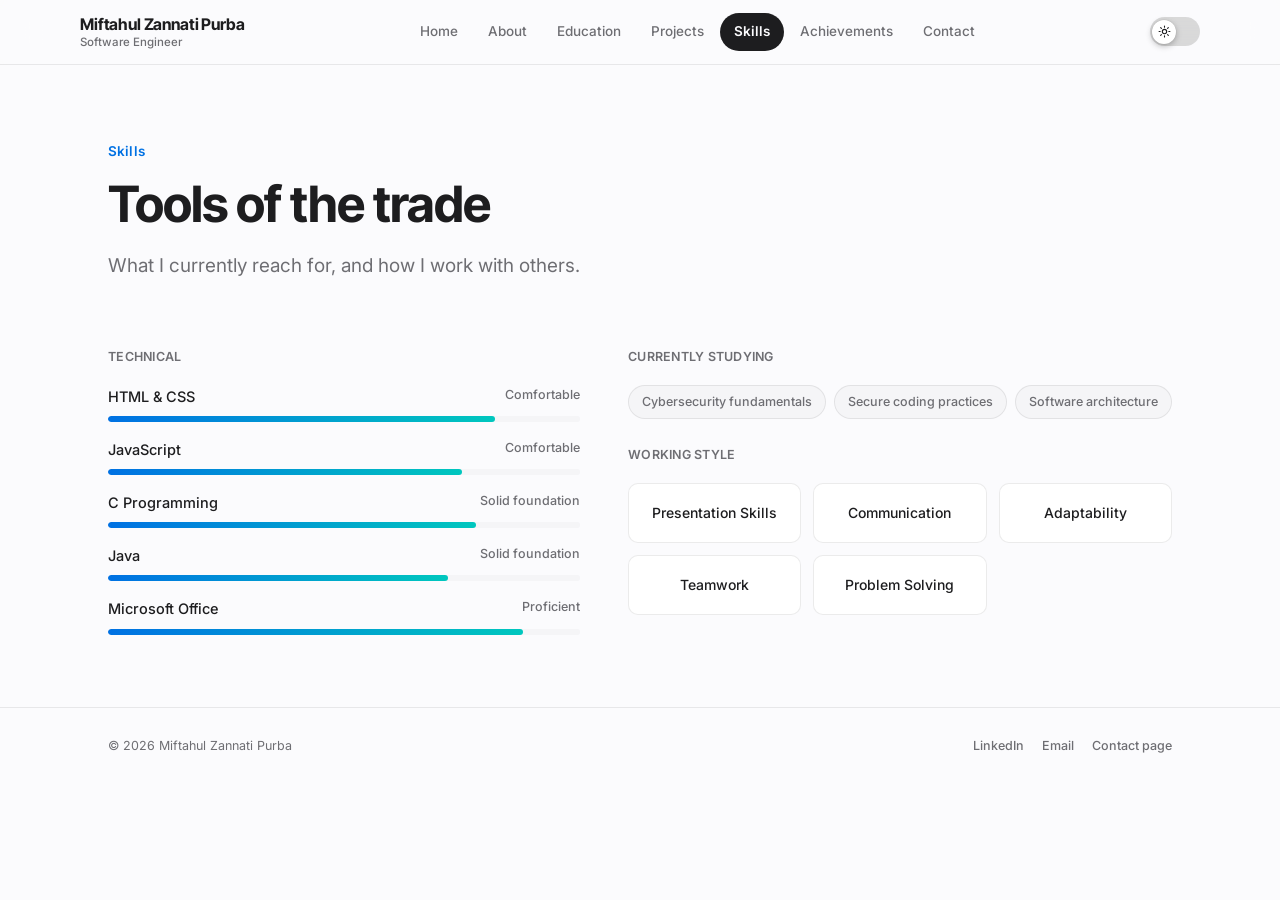
<file: skills.html>
<!doctype html>
<html lang="en">
<head>
<meta charset="UTF-8" />
<meta name="viewport" content="width=device-width, initial-scale=1.0" />
<title>Skills — Miftahul Zannati Purba</title>
<link rel="icon" href="assets/images/favicon.svg" type="image/svg+xml" />
<link rel="stylesheet" href="assets/css/style.css" />
</head>
<body>

<header class="topbar">
  <div class="wrap topbar-inner">
    <div class="brand">
      <strong>Miftahul Zannati Purba</strong>
      <span>Software Engineer</span>
    </div>
    <nav aria-label="Primary">
      <ul class="tabs">
        <li><a href="index.html">Home</a></li>
        <li><a href="about.html">About</a></li>
        <li><a href="education.html">Education</a></li>
        <li><a href="projects.html">Projects</a></li>
        <li><a href="skills.html">Skills</a></li>
        <li><a href="achievements.html">Achievements</a></li>
        <li><a href="contact.html">Contact</a></li>
      </ul>
    </nav>
    <button class="toggle" data-theme-toggle role="switch" aria-checked="false">
      <span class="knob">
        <svg viewBox="0 0 24 24" fill="none" stroke-width="2" stroke-linecap="round" stroke-linejoin="round">
          <circle cx="12" cy="12" r="4"></circle>
          <path d="M12 2v2M12 20v2M4.9 4.9l1.4 1.4M17.7 17.7l1.4 1.4M2 12h2M20 12h2M4.9 19.1l1.4-1.4M17.7 6.3l1.4-1.4"></path>
        </svg>
      </span>
    </button>
  </div>
</header>

<main class="wrap">

  <section class="hero" style="padding-bottom:10px;">
    <span class="eyebrow reveal">Skills</span>
    <h1 class="display reveal reveal-1" style="font-size:clamp(32px,5vw,50px);">Tools of the trade</h1>
    <p class="tagline reveal reveal-2">What I currently reach for, and how I work with others.</p>
  </section>

  <section>
    <div class="hero-grid" style="align-items:flex-start;">
      <div class="reveal reveal-1">
        <div class="skill-group">
          <h3>Technical</h3>
          <div class="skill-list">

            <div class="skill-item">
              <div class="top"><span>HTML &amp; CSS</span><span>Comfortable</span></div>
              <div class="meter"><i data-fill="82%" style="width:0;"></i></div>
            </div>

            <div class="skill-item">
              <div class="top"><span>JavaScript</span><span>Comfortable</span></div>
              <div class="meter"><i data-fill="75%" style="width:0;"></i></div>
            </div>

            <div class="skill-item">
              <div class="top"><span>C Programming</span><span>Solid foundation</span></div>
              <div class="meter"><i data-fill="78%" style="width:0;"></i></div>
            </div>

            <div class="skill-item">
              <div class="top"><span>Java</span><span>Solid foundation</span></div>
              <div class="meter"><i data-fill="72%" style="width:0;"></i></div>
            </div>

            <div class="skill-item">
              <div class="top"><span>Microsoft Office</span><span>Proficient</span></div>
              <div class="meter"><i data-fill="88%" style="width:0;"></i></div>
            </div>

          </div>
        </div>
      </div>

      <div class="reveal reveal-2">
        <div class="skill-group">
          <h3>Currently studying</h3>
          <div class="chips" style="margin-bottom:26px;">
            <span class="chip">Cybersecurity fundamentals</span>
            <span class="chip">Secure coding practices</span>
            <span class="chip">Software architecture</span>
          </div>
        </div>

        <div class="skill-group">
          <h3>Working style</h3>
          <div class="soft-grid">
            <div class="soft-card">Presentation Skills</div>
            <div class="soft-card">Communication</div>
            <div class="soft-card">Adaptability</div>
            <div class="soft-card">Teamwork</div>
            <div class="soft-card">Problem Solving</div>
          </div>
        </div>
      </div>
    </div>
  </section>

</main>

<footer>
  <div class="wrap" style="display:flex; justify-content:space-between; width:100%; flex-wrap:wrap; gap:12px;">
    <span>© 2026 Miftahul Zannati Purba</span>
    <span class="links">
      <a href="https://www.linkedin.com/in/miftahul-purba-482bb6333" target="_blank" rel="noopener">LinkedIn</a>
      <a href="mailto:zannatimiftahul@gmail.com">Email</a>
      <a href="contact.html">Contact page</a>
    </span>
  </div>
</footer>

<script src="assets/js/main.js"></script>
</body>
</html>
</file>
<file: assets/css/style.css>
/* =========================================================
   MIFTAHUL ZANNATI PURBA — PORTFOLIO
   Clean, precise, product-page inspired visual system.
   ========================================================= */

@import url('https://fonts.googleapis.com/css2?family=Inter:wght@400;500;600;700;800&family=Inter+Tight:wght@500;600;700;800&display=swap');

:root{
  /* ---- light ---- */
  --bg:            #FBFBFD;
  --bg-alt:        #F5F5F7;
  --surface:       #FFFFFF;
  --ink:           #1D1D1F;
  --ink-soft:      #6E6E73;
  --line:          rgba(0,0,0,.08);
  --line-strong:   rgba(0,0,0,.14);
  --accent:        #0071E3;
  --accent-2:      #00C7BE;
  --accent-soft:   #E8F1FD;
  --accent-ink:    #FFFFFF;
  --good:          #1FA35C;
  --good-soft:     #E3F6EA;
  --shadow:        rgba(0,0,0,.10);
  --shadow-strong: rgba(0,0,0,.16);

  --font-display: 'Inter Tight', -apple-system, BlinkMacSystemFont, 'SF Pro Display', 'Segoe UI', Helvetica, Arial, sans-serif;
  --font-body: 'Inter', -apple-system, BlinkMacSystemFont, 'SF Pro Text', 'Segoe UI', Helvetica, Arial, sans-serif;
  --font-mono: ui-monospace, 'SF Mono', 'Menlo', 'Consolas', monospace;

  --radius-lg: 22px;
  --radius-md: 14px;
  --radius-sm: 10px;

  color-scheme: light;
}

html.dark{
  /* ---- dark ---- */
  --bg:            #000000;
  --bg-alt:        #1D1D1F;
  --surface:       #1C1C1E;
  --ink:           #F5F5F7;
  --ink-soft:      #98989D;
  --line:          rgba(255,255,255,.11);
  --line-strong:   rgba(255,255,255,.18);
  --accent:        #2997FF;
  --accent-2:      #33E0D5;
  --accent-soft:   rgba(41,151,255,.14);
  --accent-ink:    #FFFFFF;
  --good:          #33D072;
  --good-soft:     rgba(51,208,114,.14);
  --shadow:        rgba(0,0,0,.35);
  --shadow-strong: rgba(0,0,0,.55);
  color-scheme: dark;
}

*,*::before,*::after{ box-sizing:border-box; }
html{ scroll-behavior:smooth; }

body{
  margin:0;
  background:var(--bg);
  color:var(--ink);
  font-family:var(--font-body);
  font-size:16px;
  line-height:1.6;
  transition:background-color .4s ease, color .4s ease;
  -webkit-font-smoothing:antialiased;
  -moz-osx-font-smoothing:grayscale;
  opacity:0;
}
body.ready{
  opacity:1;
  transition:opacity .5s ease, background-color .4s ease, color .4s ease;
}

a{ color:inherit; text-decoration:none; }
img{ max-width:100%; display:block; }
::selection{ background:var(--accent); color:#fff; }

.wrap{
  max-width:1120px;
  margin:0 auto;
  padding:0 28px;
}

/* ---------------------------------------------------------
   Reveal-on-scroll
   --------------------------------------------------------- */
.reveal{
  opacity:0;
  transform:translateY(16px);
  transition:opacity .7s cubic-bezier(.16,1,.3,1), transform .7s cubic-bezier(.16,1,.3,1);
}
.reveal.in{ opacity:1; transform:translateY(0); }
.reveal-1{ transition-delay:.05s; }
.reveal-2{ transition-delay:.13s; }
.reveal-3{ transition-delay:.21s; }
.reveal-4{ transition-delay:.29s; }

/* ---------------------------------------------------------
   Top bar — frosted glass nav
   --------------------------------------------------------- */
.topbar{
  position:sticky; top:0; z-index:50;
  background:color-mix(in srgb, var(--bg) 72%, transparent);
  border-bottom:1px solid var(--line);
  backdrop-filter:saturate(180%) blur(20px);
  -webkit-backdrop-filter:saturate(180%) blur(20px);
}
.topbar-inner{
  display:flex; align-items:center; justify-content:space-between;
  gap:20px; padding:13px 0;
}
.brand{
  display:flex; flex-direction:column; gap:1px;
  line-height:1.25;
}
.brand strong{
  font-family:var(--font-display);
  font-size:16px;
  font-weight:700;
  letter-spacing:-.01em;
  color:var(--ink);
}
.brand span{
  font-size:11.5px;
  color:var(--ink-soft);
  font-weight:500;
}

.tabs{
  display:flex; align-items:center; gap:2px;
  list-style:none; margin:0; padding:0;
  flex-wrap:wrap;
}
.tabs a{
  display:inline-block;
  font-size:13.5px;
  font-weight:500;
  padding:8px 14px;
  border-radius:999px;
  color:var(--ink-soft);
  transition:background .2s ease, color .2s ease;
}
.tabs a:hover{ color:var(--ink); background:var(--bg-alt); }
.tabs a.active{
  background:var(--ink);
  color:var(--bg);
  font-weight:600;
}
html.dark .tabs a.active{ background:var(--ink); color:#000; }

/* theme toggle — iOS-style switch */
.toggle{
  --w:50px; --h:29px;
  width:var(--w); height:var(--h);
  border-radius:999px;
  border:none;
  background:var(--line-strong);
  position:relative;
  cursor:pointer;
  flex:0 0 auto;
  transition:background .25s ease;
}
.toggle[aria-checked="true"]{ background:var(--good); }
.toggle .knob{
  position:absolute; top:2.5px; left:2.5px;
  width:24px; height:24px; border-radius:50%;
  background:#fff;
  display:flex; align-items:center; justify-content:center;
  transition:transform .32s cubic-bezier(.65,0,.35,1);
  font-size:12px;
  box-shadow:0 2px 6px rgba(0,0,0,.28), 0 0 0 .5px rgba(0,0,0,.06);
}
html.dark .toggle .knob{ transform:translateX(21px); }
.toggle .knob svg{ width:13px; height:13px; stroke:var(--ink); }

/* ---------------------------------------------------------
   Status pill (signature micro-element)
   --------------------------------------------------------- */
.status-pill{
  display:inline-flex; align-items:center; gap:8px;
  font-size:13px;
  font-weight:500;
  color:var(--ink-soft);
  background:var(--surface);
  border:1px solid var(--line);
  border-radius:999px;
  padding:7px 16px 7px 12px;
  box-shadow:0 1px 2px var(--shadow);
}
.status-pill .dot{
  width:8px; height:8px; border-radius:50%;
  background:var(--good);
  box-shadow:0 0 0 4px var(--good-soft);
  flex:0 0 auto;
}

/* ---------------------------------------------------------
   Profile photo
   --------------------------------------------------------- */
.photo-frame{
  position:relative;
  width:200px; height:200px;
  flex:0 0 auto;
  margin:0 auto;
}
.photo-frame .ring{
  position:absolute; inset:-14px;
  border-radius:50%;
  background:radial-gradient(closest-side, color-mix(in srgb, var(--accent) 22%, transparent), transparent 72%);
}
.photo-frame .inner{
  position:absolute; inset:0;
  border-radius:50%;
  overflow:hidden;
  background:var(--surface);
  border:1px solid var(--line);
  box-shadow:0 20px 40px var(--shadow), 0 2px 8px var(--shadow);
  transition:transform .4s cubic-bezier(.16,1,.3,1);
}
.photo-frame:hover .inner{ transform:translateY(-4px); }
.photo-frame img{ width:100%; height:100%; object-fit:cover; }
.photo-frame .tape{ display:none; }

/* ---------------------------------------------------------
   Hero
   --------------------------------------------------------- */
.hero{ padding:76px 0 44px; }
.eyebrow{
  font-size:13.5px;
  font-weight:600;
  letter-spacing:.01em;
  color:var(--accent);
  display:block;
  margin-bottom:16px;
}
.hero-grid{
  display:grid;
  grid-template-columns:1fr auto;
  gap:48px;
  align-items:center;
}
h1.display{
  font-family:var(--font-display);
  font-weight:700;
  font-size:clamp(38px, 5.6vw, 60px);
  line-height:1.06;
  margin:0 0 20px;
  letter-spacing:-.02em;
}
h1.display em{
  font-style:normal;
  font-weight:800;
  color:var(--accent);
  background:linear-gradient(100deg, var(--accent), var(--accent-2));
  -webkit-background-clip:text;
  background-clip:text;
  color:transparent;
}
.tagline{
  font-family:var(--font-body);
  font-weight:400;
  font-size:19px;
  line-height:1.55;
  color:var(--ink-soft);
  max-width:52ch;
  margin:0 0 30px;
}
.hero-actions{ display:flex; gap:12px; flex-wrap:wrap; margin-top:8px; align-items:center; }

.btn{
  font-family:var(--font-body);
  font-size:14.5px;
  font-weight:600;
  padding:13px 24px;
  border-radius:999px;
  border:1px solid var(--line-strong);
  display:inline-flex; align-items:center; gap:8px;
  transition:transform .18s cubic-bezier(.16,1,.3,1), background .2s ease, color .2s ease, box-shadow .2s ease, border-color .2s ease;
}
.btn-primary{
  background:var(--ink);
  color:var(--bg);
  border-color:var(--ink);
}
html.dark .btn-primary{ color:#000; }
.btn-primary:hover{ transform:translateY(-2px); box-shadow:0 12px 24px var(--shadow-strong); }
.btn-ghost{ background:var(--surface); color:var(--ink); }
.btn-ghost:hover{ transform:translateY(-2px); border-color:var(--accent); color:var(--accent); }
.btn-small{ padding:9px 16px; font-size:13px; }

/* ---------------------------------------------------------
   Stat strip
   --------------------------------------------------------- */
.card-row{
  display:grid;
  grid-template-columns:repeat(auto-fit,minmax(190px,1fr));
  gap:14px;
  margin:48px 0;
}
.index-card{
  background:var(--surface);
  border:1px solid var(--line);
  border-radius:var(--radius-md);
  padding:22px 22px;
  position:relative;
  transition:transform .25s cubic-bezier(.16,1,.3,1), box-shadow .25s ease, border-color .25s ease;
}
.index-card:hover{
  transform:translateY(-4px);
  box-shadow:0 16px 32px var(--shadow);
  border-color:var(--line-strong);
}
.index-card::before{ display:none; }
.index-card .label{
  font-size:12.5px;
  font-weight:500;
  color:var(--ink-soft);
  display:block;
  margin:0 0 8px;
}
.index-card .value{
  font-family:var(--font-display);
  font-size:26px;
  font-weight:700;
  letter-spacing:-.01em;
  margin:0;
}
.index-card .value.small{ font-size:16px; font-weight:600; font-family:var(--font-body); line-height:1.4; }

/* ---------------------------------------------------------
   Section scaffolding
   --------------------------------------------------------- */
section{ padding:26px 0 64px; }
.section-head{ margin-bottom:36px; max-width:640px; }
.section-head h2{
  font-family:var(--font-display);
  font-size:clamp(26px,3.2vw,36px);
  font-weight:700;
  letter-spacing:-.01em;
  margin:6px 0 10px;
}
.section-head p{ color:var(--ink-soft); max-width:60ch; margin:0; font-size:16px; }
.tab-label{
  font-size:13px;
  font-weight:600;
  letter-spacing:.01em;
  color:var(--accent);
}

hr.rule{
  border:none; border-top:1px solid var(--line);
  margin:8px 0 8px;
}

/* ---------------------------------------------------------
   Project / file cards
   --------------------------------------------------------- */
.file-grid{
  display:grid;
  grid-template-columns:repeat(auto-fit,minmax(300px,1fr));
  gap:20px;
}
.file-card{
  background:var(--surface);
  border:1px solid var(--line);
  border-radius:var(--radius-lg);
  padding:30px 28px 26px;
  position:relative;
  overflow:hidden;
  display:flex;
  flex-direction:column;
  transition:transform .3s cubic-bezier(.16,1,.3,1), box-shadow .3s ease, border-color .3s ease;
}
.file-card:hover{
  transform:translateY(-6px);
  box-shadow:0 24px 48px var(--shadow);
  border-color:var(--line-strong);
}
.file-card::before{ display:none; }
.file-card .tag{
  font-size:12px;
  font-weight:600;
  color:var(--accent);
  background:var(--accent-soft);
  border-radius:999px;
  padding:5px 12px;
  display:inline-block;
  margin-bottom:16px;
  align-self:flex-start;
}
.file-card h3{
  font-family:var(--font-display);
  font-size:22px;
  font-weight:700;
  letter-spacing:-.01em;
  margin:0 0 10px;
}
.file-card p{ color:var(--ink-soft); margin:0 0 18px; font-size:14.5px; line-height:1.6; }
.file-card .card-footer{
  margin-top:auto;
  display:flex; align-items:center; justify-content:space-between; gap:12px;
  flex-wrap:wrap;
  padding-top:6px;
}
.file-card .status{
  font-size:12px;
  font-weight:600;
  color:var(--good);
  background:var(--good-soft);
  border-radius:999px;
  padding:5px 12px;
  display:inline-flex;
}
.repo-link{
  display:inline-flex; align-items:center; gap:6px;
  font-size:13.5px; font-weight:600;
  color:var(--ink);
  padding:9px 16px;
  border-radius:999px;
  border:1px solid var(--line-strong);
  background:var(--surface);
  transition:transform .18s ease, background .2s ease, border-color .2s ease, color .2s ease;
}
.repo-link:hover{ transform:translateY(-2px); background:var(--ink); color:var(--bg); border-color:var(--ink); }
html.dark .repo-link:hover{ color:#000; }
.repo-link svg{ width:14px; height:14px; }

.chips{ display:flex; flex-wrap:wrap; gap:8px; margin:0 0 18px; }
.chip{
  font-size:12.5px;
  font-weight:500;
  padding:6px 13px;
  border:1px solid var(--line);
  background:var(--bg-alt);
  border-radius:999px;
  color:var(--ink-soft);
  transition:background .2s ease, color .2s ease, border-color .2s ease;
}
.chip:hover{ background:var(--accent-soft); color:var(--accent); border-color:transparent; }

/* ---------------------------------------------------------
   Timeline (education)
   --------------------------------------------------------- */
.timeline{ position:relative; padding-left:30px; }
.timeline::before{
  content:'';
  position:absolute; left:5px; top:6px; bottom:6px;
  width:2px; background:var(--line);
}
.tl-item{ position:relative; padding-bottom:44px; }
.tl-item:last-child{ padding-bottom:0; }
.tl-item::before{
  content:'';
  position:absolute; left:-30px; top:4px;
  width:12px; height:12px; border-radius:50%;
  background:var(--accent);
  border:3px solid var(--bg);
  box-shadow:0 0 0 1px var(--line-strong);
  transition:transform .2s ease;
}
.tl-item:hover::before{ transform:scale(1.3); }
.tl-year{
  font-size:12.5px;
  font-weight:600;
  color:var(--accent);
  display:block;
  margin-bottom:6px;
}
.tl-item h3{ font-family:var(--font-display); font-size:21px; font-weight:700; letter-spacing:-.01em; margin:0 0 4px; }
.tl-item .place{ color:var(--ink-soft); font-size:14.5px; margin:0 0 12px; }
.tl-item .meta{ display:flex; gap:10px; flex-wrap:wrap; }

/* ---------------------------------------------------------
   Skills
   --------------------------------------------------------- */
.skill-group{ margin-bottom:8px; }
.skill-group h3{
  font-size:12.5px; font-weight:600; letter-spacing:.02em; text-transform:uppercase;
  color:var(--ink-soft); margin:0 0 18px;
}
.skill-list{ display:flex; flex-direction:column; gap:16px; }
.skill-item .top{ display:flex; justify-content:space-between; font-size:14.5px; font-weight:500; margin-bottom:8px; }
.skill-item .top span:last-child{ font-size:12.5px; color:var(--ink-soft); font-weight:500; }
.meter{ height:6px; border-radius:999px; background:var(--bg-alt); overflow:hidden; }
.meter i{
  display:block; height:100%;
  background:linear-gradient(90deg, var(--accent), var(--accent-2));
  border-radius:999px; transform-origin:left;
  transition:width 1.1s cubic-bezier(.16,1,.3,1);
}

.soft-grid{
  display:grid; grid-template-columns:repeat(auto-fit,minmax(150px,1fr)); gap:12px;
}
.soft-card{
  border:1px solid var(--line); border-radius:var(--radius-sm); padding:18px;
  background:var(--surface); text-align:center; font-size:14px; font-weight:500;
  transition:transform .2s cubic-bezier(.16,1,.3,1), border-color .2s ease, color .2s ease, box-shadow .2s ease;
}
.soft-card:hover{ transform:translateY(-3px); border-color:var(--line-strong); box-shadow:0 12px 24px var(--shadow); color:var(--accent); }

/* ---------------------------------------------------------
   Achievements
   --------------------------------------------------------- */
.medal{
  width:42px; height:42px; border-radius:50%;
  background:var(--accent-soft); color:var(--accent);
  display:flex; align-items:center; justify-content:center;
  font-size:13px; font-weight:700;
  flex:0 0 auto;
  transition:transform .2s ease;
}
.ach-item{ display:flex; gap:18px; align-items:flex-start; padding:20px 4px; border-bottom:1px solid var(--line); transition:padding-left .2s ease, background .2s ease; border-radius:var(--radius-sm); }
.ach-item:hover{ padding-left:10px; background:var(--bg-alt); }
.ach-item:hover .medal{ transform:scale(1.08); }
.ach-item:last-child{ border-bottom:none; }
.ach-item h3{ font-family:var(--font-display); font-size:17px; font-weight:700; letter-spacing:-.01em; margin:0 0 4px; }
.ach-item p{ margin:0; color:var(--ink-soft); font-size:14px; }

/* ---------------------------------------------------------
   Contact
   --------------------------------------------------------- */
.contact-grid{
  display:grid; grid-template-columns:1fr 1fr; gap:20px;
}
.contact-list{ list-style:none; padding:0; margin:0; display:flex; flex-direction:column; gap:12px; }
.contact-list li{
  display:flex; align-items:center; gap:14px;
  padding:18px 20px;
  background:var(--surface); border:1px solid var(--line); border-radius:var(--radius-md);
  transition:transform .2s cubic-bezier(.16,1,.3,1), border-color .2s ease, box-shadow .2s ease;
}
.contact-list li:hover{ transform:translateX(4px); border-color:var(--line-strong); box-shadow:0 10px 24px var(--shadow); }
.contact-list .k{
  font-size:11.5px; font-weight:600; letter-spacing:.02em;
  text-transform:uppercase; color:var(--ink-soft); display:block; margin-bottom:2px;
}
.contact-list .v{ font-size:15px; font-weight:600; }
.contact-list a.v:hover{ color:var(--accent); }

.envelope{
  border:1px solid var(--line);
  border-radius:var(--radius-lg);
  background:var(--surface);
  padding:28px;
}
.envelope h3{ font-family:var(--font-display); font-size:20px; font-weight:700; letter-spacing:-.01em; margin:0 0 6px; }
.envelope p{ color:var(--ink-soft); font-size:14px; margin:0 0 20px; }
.form-row{ margin-bottom:14px; display:flex; flex-direction:column; gap:7px; }
.form-row label{ font-size:12.5px; font-weight:600; color:var(--ink-soft); }
.form-row input, .form-row textarea{
  font-family:var(--font-body); font-size:14.5px;
  background:var(--bg-alt); color:var(--ink);
  border:1px solid transparent; border-radius:var(--radius-sm); padding:12px 14px;
  resize:vertical;
  transition:border-color .2s ease, background .2s ease;
}
.form-row input::placeholder, .form-row textarea::placeholder{ color:var(--ink-soft); opacity:.7; }
.form-row input:focus, .form-row textarea:focus{ outline:none; border-color:var(--accent); background:var(--surface); box-shadow:0 0 0 4px var(--accent-soft); }

/* ---------------------------------------------------------
   Footer
   --------------------------------------------------------- */
footer{
  border-top:1px solid var(--line);
  padding:28px 0 50px;
  font-size:12.5px;
  color:var(--ink-soft);
  display:flex; justify-content:space-between; align-items:center; gap:12px; flex-wrap:wrap;
}
footer .links{ display:flex; gap:18px; }
footer a{ font-weight:500; }
footer a:hover{ color:var(--accent); }

/* ---------------------------------------------------------
   Responsive
   --------------------------------------------------------- */
@media (max-width:760px){
  .hero-grid{ grid-template-columns:1fr; text-align:center; }
  .hero-actions{ justify-content:center; }
  .photo-frame{ margin:0 auto 8px; width:168px; height:168px; }
  .tagline{ margin-left:auto; margin-right:auto; }
  .contact-grid{ grid-template-columns:1fr; }
  .topbar-inner{ flex-wrap:wrap; }
  .tabs{ order:3; width:100%; justify-content:center; padding-top:6px; }
  section{ padding:20px 0 48px; }
  .file-card{ padding:24px 22px 22px; }
}

/* Respect reduced motion */
@media (prefers-reduced-motion: reduce){
  *{ animation-duration:0.001ms !important; transition-duration:0.001ms !important; }
}

/* Focus visibility */
a:focus-visible, button:focus-visible, .toggle:focus-visible{
  outline:2px solid var(--accent);
  outline-offset:2px;
  border-radius:6px;
}
</file>
